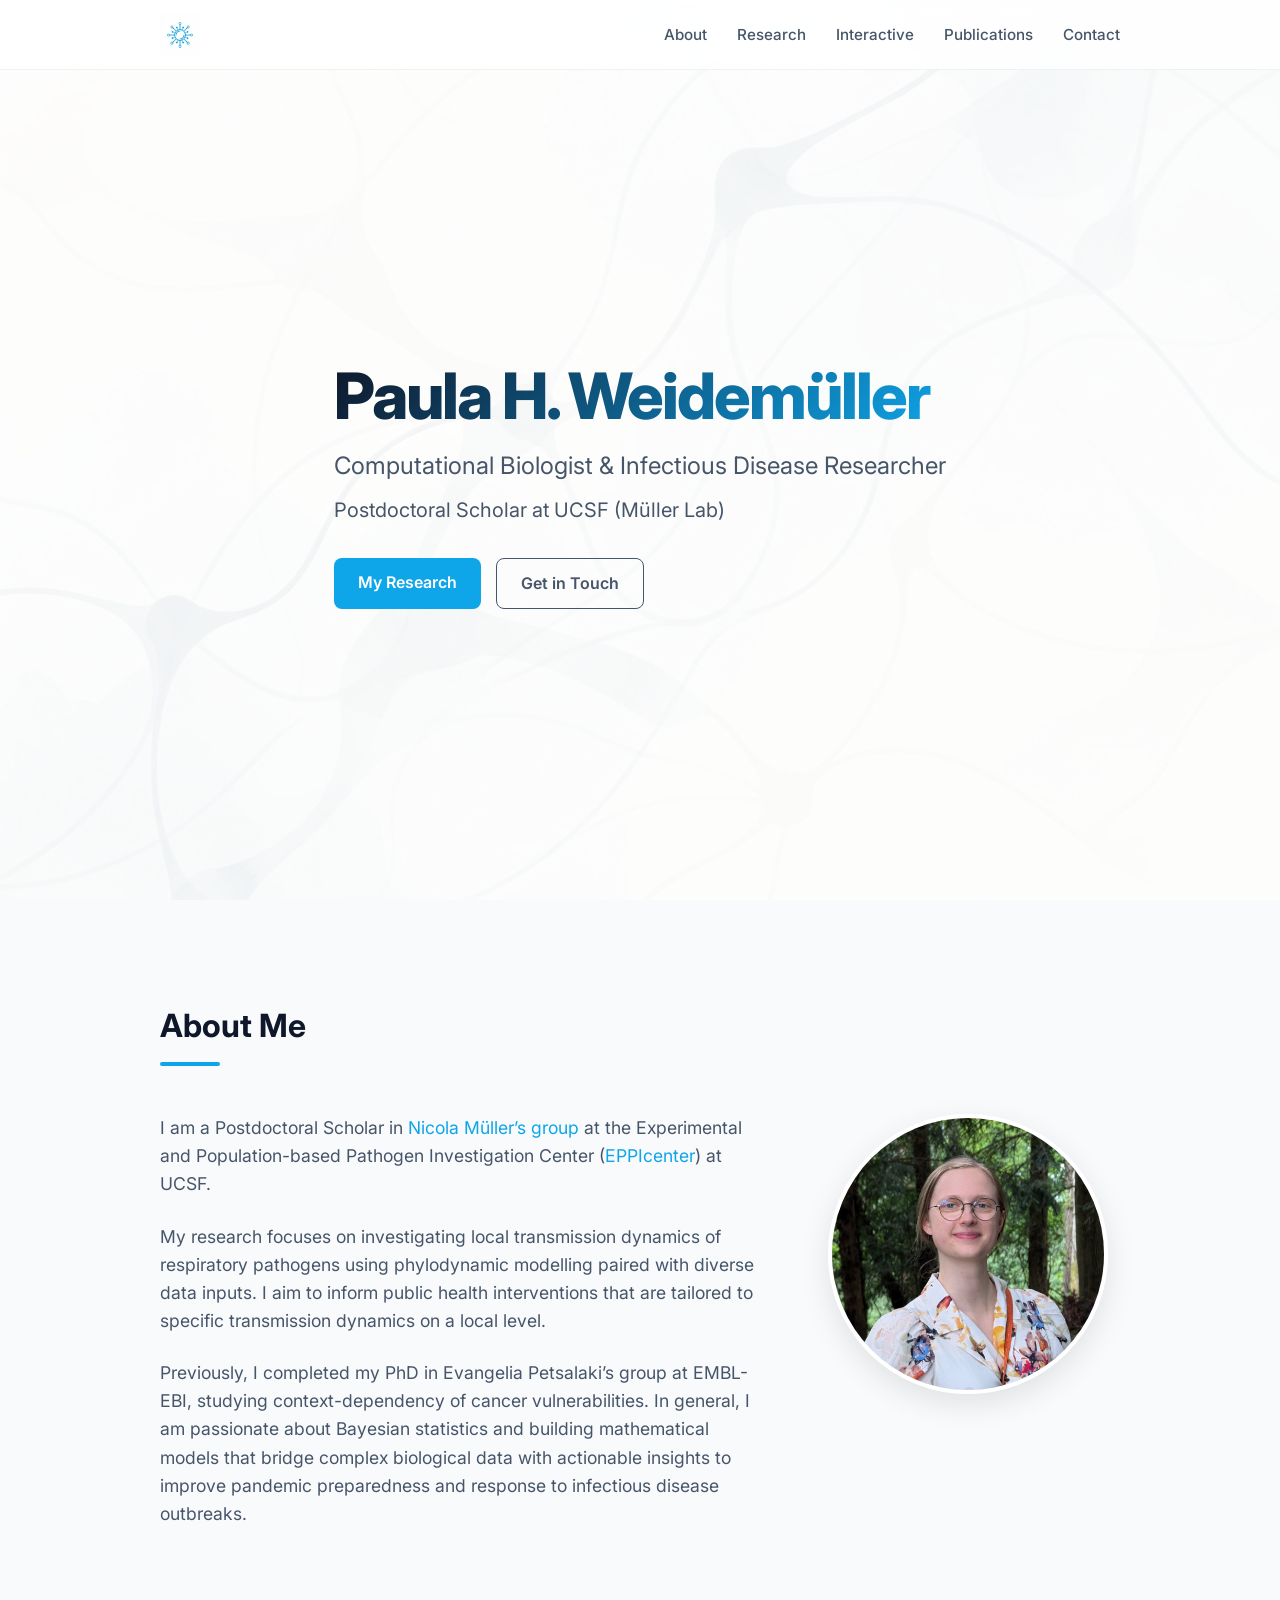
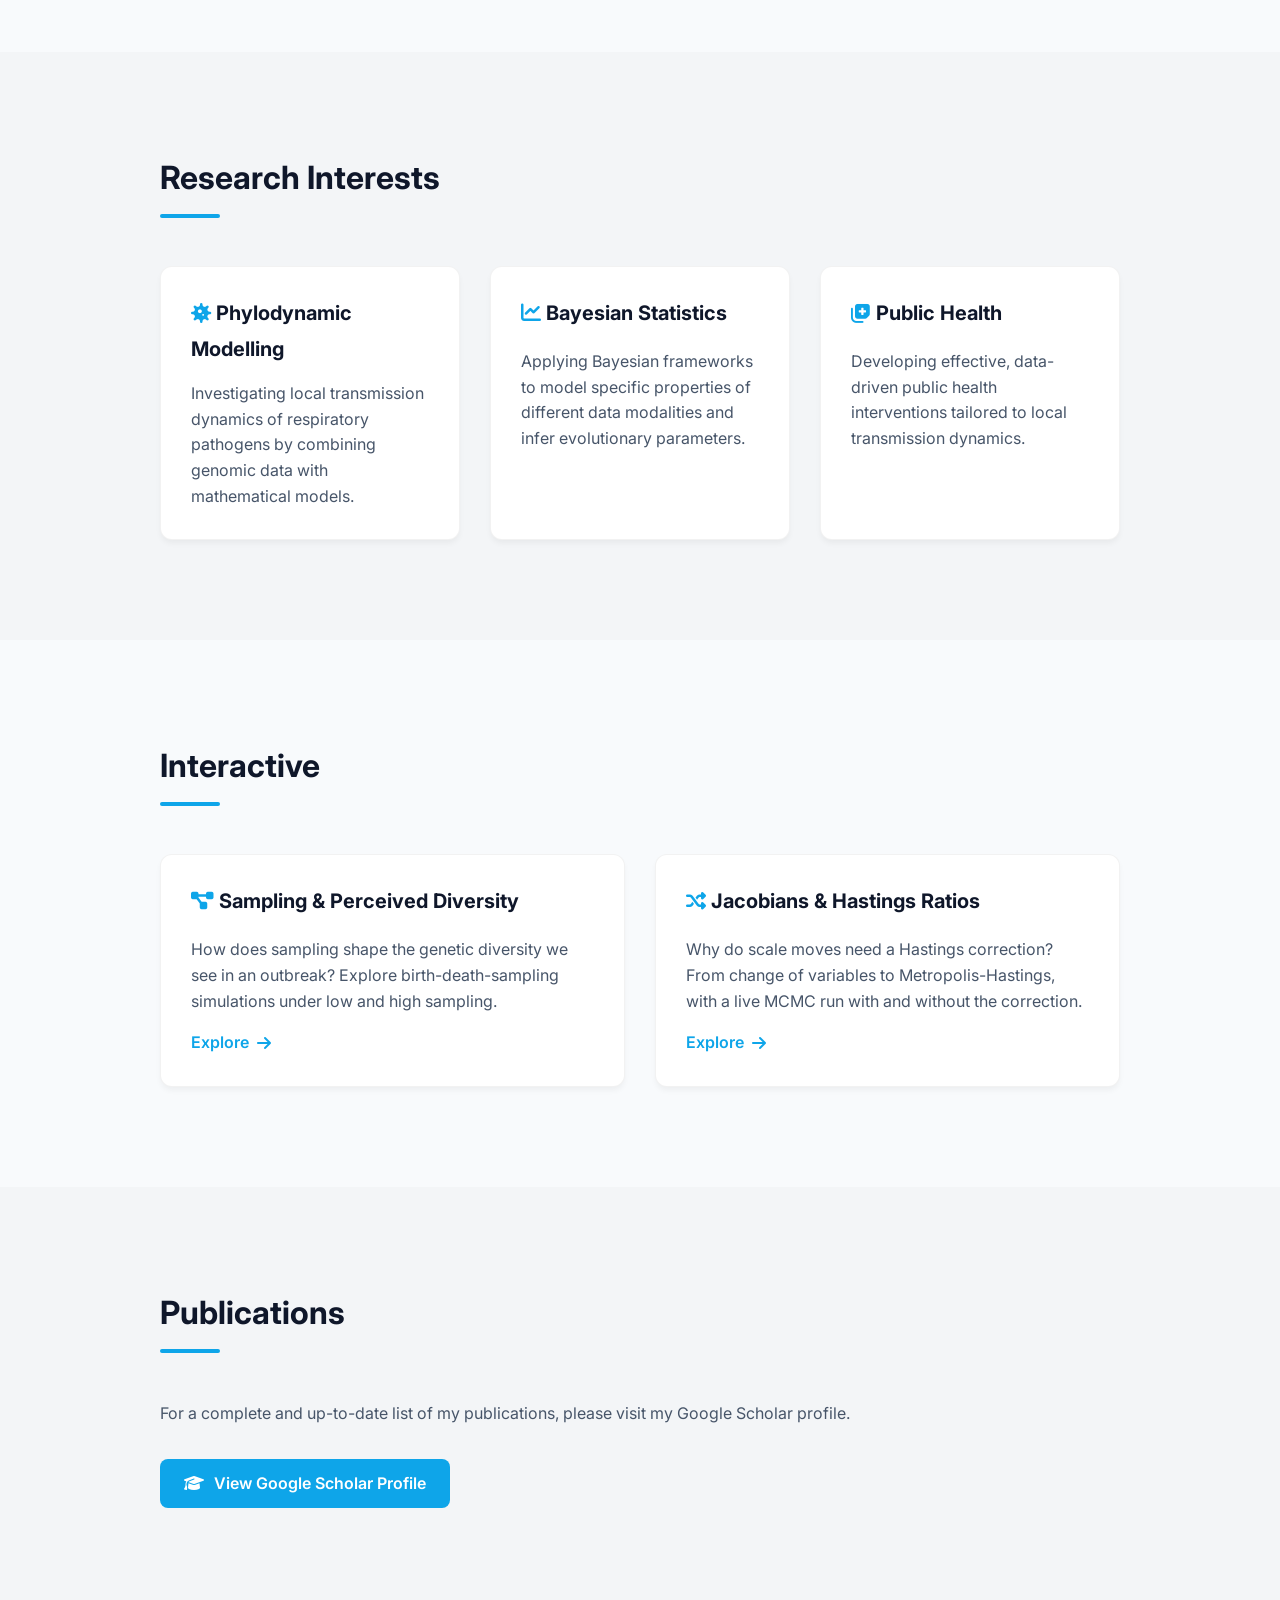
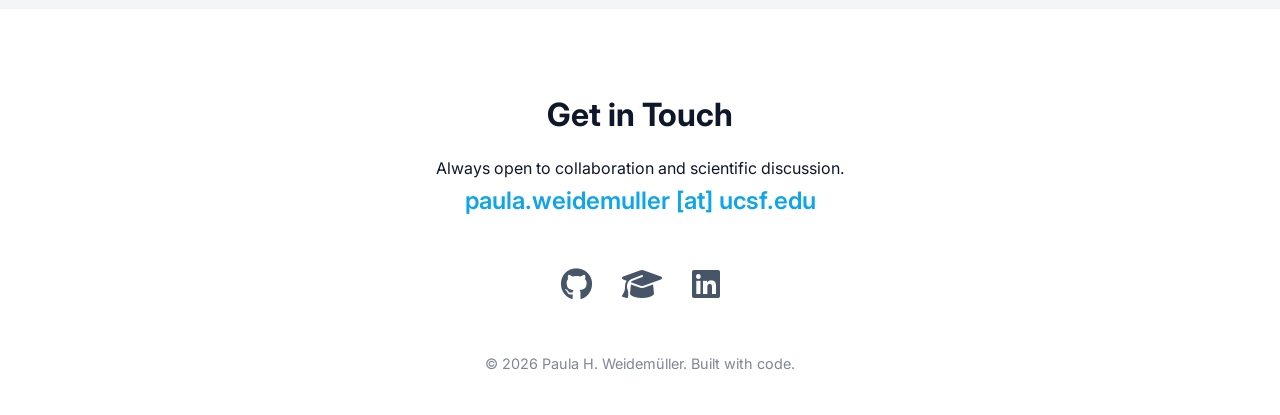
<file: index.html>
<!DOCTYPE html>
<html lang="en">

<head>
    <meta charset="UTF-8">
    <meta name="viewport" content="width=device-width, initial-scale=1.0">
    <title>P. Weidemueller | Infectious Disease Modeller</title>
    <meta name="description" content="Infectious disease researcher and computational biologist at UCSF.">

    <!-- Fonts -->
    <link rel="preconnect" href="https://fonts.googleapis.com">
    <link rel="preconnect" href="https://fonts.gstatic.com" crossorigin>
    <link href="https://fonts.googleapis.com/css2?family=Inter:wght@300;400;600;700&display=swap" rel="stylesheet">
    <!-- FontAwesome -->
    <link rel="stylesheet" href="https://cdnjs.cloudflare.com/ajax/libs/font-awesome/6.4.0/css/all.min.css">

    <!-- Styles -->
    <link rel="stylesheet" href="style.css">
</head>

<body>
    <nav class="navbar">
        <div class="container nav-content">
            <a href="#" class="logo">
                <img src="images/virus_logo.png" alt="Logo" class="logo-img">
            </a>
            <ul class="nav-links">
                <li><a href="#about">About</a></li>
                <li><a href="#research">Research</a></li>
                <li><a href="#interactive">Interactive</a></li>
                <li><a href="#publications">Publications</a></li>
                <li><a href="#contact">Contact</a></li>
            </ul>
        </div>
    </nav>

    <header class="hero">
        <div class="container hero-content">
            <h1 class="animate-fade-up">Paula H. Weidemüller</h1>
            <h2 class="animate-fade-up delay-1">Computational Biologist & Infectious Disease Researcher</h2>
            <p class="animate-fade-up delay-2">Postdoctoral Scholar at UCSF (Müller Lab)</p>
            <div class="hero-cta animate-fade-up delay-3">
                <a href="#research" class="btn btn-primary">My Research</a>
                <a href="#contact" class="btn btn-secondary">Get in Touch</a>
            </div>
        </div>
        <div class="hero-background"></div>
    </header>

    <section id="about" class="section">
        <div class="container">
            <h2 class="section-title">About Me</h2>
            <div class="about-grid">
                <div class="about-text">
                    <p>I am a Postdoctoral Scholar in <a href="https://muellerlab.io" target="_blank"
                            style="color:var(--primary-color);">Nicola Müller’s group</a> at the Experimental and
                        Population-based
                        Pathogen Investigation Center (<a href="https://eppicenter.ucsf.edu/" target="_blank"
                            style="color:var(--primary-color);">EPPIcenter</a>) at UCSF.</p>
                    <p>My research focuses on investigating local transmission dynamics of respiratory pathogens using
                        phylodynamic modelling paired with diverse data inputs. I aim to inform public health
                        interventions that are tailored to specific transmission dynamics on a local level.</p>
                    <p>Previously, I completed my PhD in Evangelia Petsalaki’s group at EMBL-EBI, studying
                        context-dependency of cancer vulnerabilities. In general, I am
                        passionate about Bayesian statistics and building mathematical models that bridge complex
                        biological data with actionable insights to improve pandemic preparedness and response to
                        infectious disease outbreaks.</p>
                </div>
                <!-- Profile Image -->
                <div class="about-image-wrapper">
                    <img src="images/avatar.jpg" alt="Paula H. Weidemüller" class="avatar-img">
                </div>
            </div>
        </div>
    </section>

    <section id="research" class="section bg-light">
        <div class="container">
            <h2 class="section-title">Research Interests</h2>
            <div class="cards-grid">
                <div class="card">
                    <h3><i class="fa-solid fa-virus" style="color: var(--primary-color); margin-bottom: 10px;"></i>
                        Phylodynamic Modelling</h3>
                    <p>Investigating local transmission dynamics of respiratory pathogens by combining genomic data with
                        mathematical models.</p>
                </div>
                <div class="card">
                    <h3><i class="fa-solid fa-chart-line" style="color: var(--primary-color); margin-bottom: 10px;"></i>
                        Bayesian Statistics</h3>
                    <p>Applying Bayesian frameworks to model specific properties of different data modalities and infer
                        evolutionary parameters.</p>
                </div>
                <div class="card">
                    <h3><i class="fa-solid fa-notes-medical"
                            style="color: var(--primary-color); margin-bottom: 10px;"></i> Public Health</h3>
                    <p>Developing effective, data-driven public health interventions tailored to local transmission
                        dynamics.</p>
                </div>
            </div>
        </div>
    </section>

    <section id="interactive" class="section">
        <div class="container">
            <h2 class="section-title">Interactive</h2>
            <div class="cards-grid">
                <a href="sampling-diversity/" class="card card-link">
                    <h3><i class="fa-solid fa-diagram-project"
                            style="color: var(--primary-color); margin-bottom: 10px;"></i>
                        Sampling &amp; Perceived Diversity</h3>
                    <p>How does sampling shape the genetic diversity we see in an outbreak? Explore
                        birth-death-sampling simulations under low and high sampling.</p>
                    <span class="card-link-cta">Explore <i class="fa-solid fa-arrow-right"></i></span>
                </a>
                <a href="hastings-jacobian/" class="card card-link">
                    <h3><i class="fa-solid fa-shuffle"
                            style="color: var(--primary-color); margin-bottom: 10px;"></i>
                        Jacobians &amp; Hastings Ratios</h3>
                    <p>Why do scale moves need a Hastings correction? From change of variables to
                        Metropolis-Hastings, with a live MCMC run with and without the correction.</p>
                    <span class="card-link-cta">Explore <i class="fa-solid fa-arrow-right"></i></span>
                </a>
            </div>
        </div>
    </section>

    <section id="publications" class="section bg-light">
        <div class="container">
            <h2 class="section-title">Publications</h2>
            <p style="margin-bottom: 2rem; color: var(--text-secondary);">For a complete and up-to-date list of my
                publications, please visit my Google Scholar profile.</p>

            <a href="https://scholar.google.com/citations?user=5kDLtscAAAAJ&hl=en" target="_blank"
                class="btn btn-primary" style="display: inline-flex; align-items: center; gap: 10px;">
                <i class="fa-solid fa-graduation-cap"></i> View Google Scholar Profile
            </a>
        </div>
    </section>

    <footer id="contact" class="footer">
        <div class="container footer-content">
            <div class="contact-info">
                <h2>Get in Touch</h2>
                <p>Always open to collaboration and scientific discussion.</p>
                <span class="email-text">paula.weidemuller [at] ucsf.edu</span>
            </div>
            <div class="social-links">
                <a href="https://github.com/Pweidemueller" target="_blank" aria-label="GitHub">
                    <i class="fa-brands fa-github fa-2x"></i>
                </a>
                <a href="https://scholar.google.com/citations?user=5kDLtscAAAAJ&hl=en" target="_blank"
                    aria-label="Google Scholar">
                    <i class="fa-solid fa-graduation-cap fa-2x"></i>
                </a>
                <a href="https://www.linkedin.com/in/paula-weidemüller-97807b187" target="_blank" aria-label="LinkedIn">
                    <i class="fa-brands fa-linkedin fa-2x"></i>
                </a>
            </div>
            <p class="copyright">&copy; 2026 Paula H. Weidemüller. Built with code.</p>
        </div>
    </footer>

    <script src="script.js"></script>
</body>

</html>
</file>
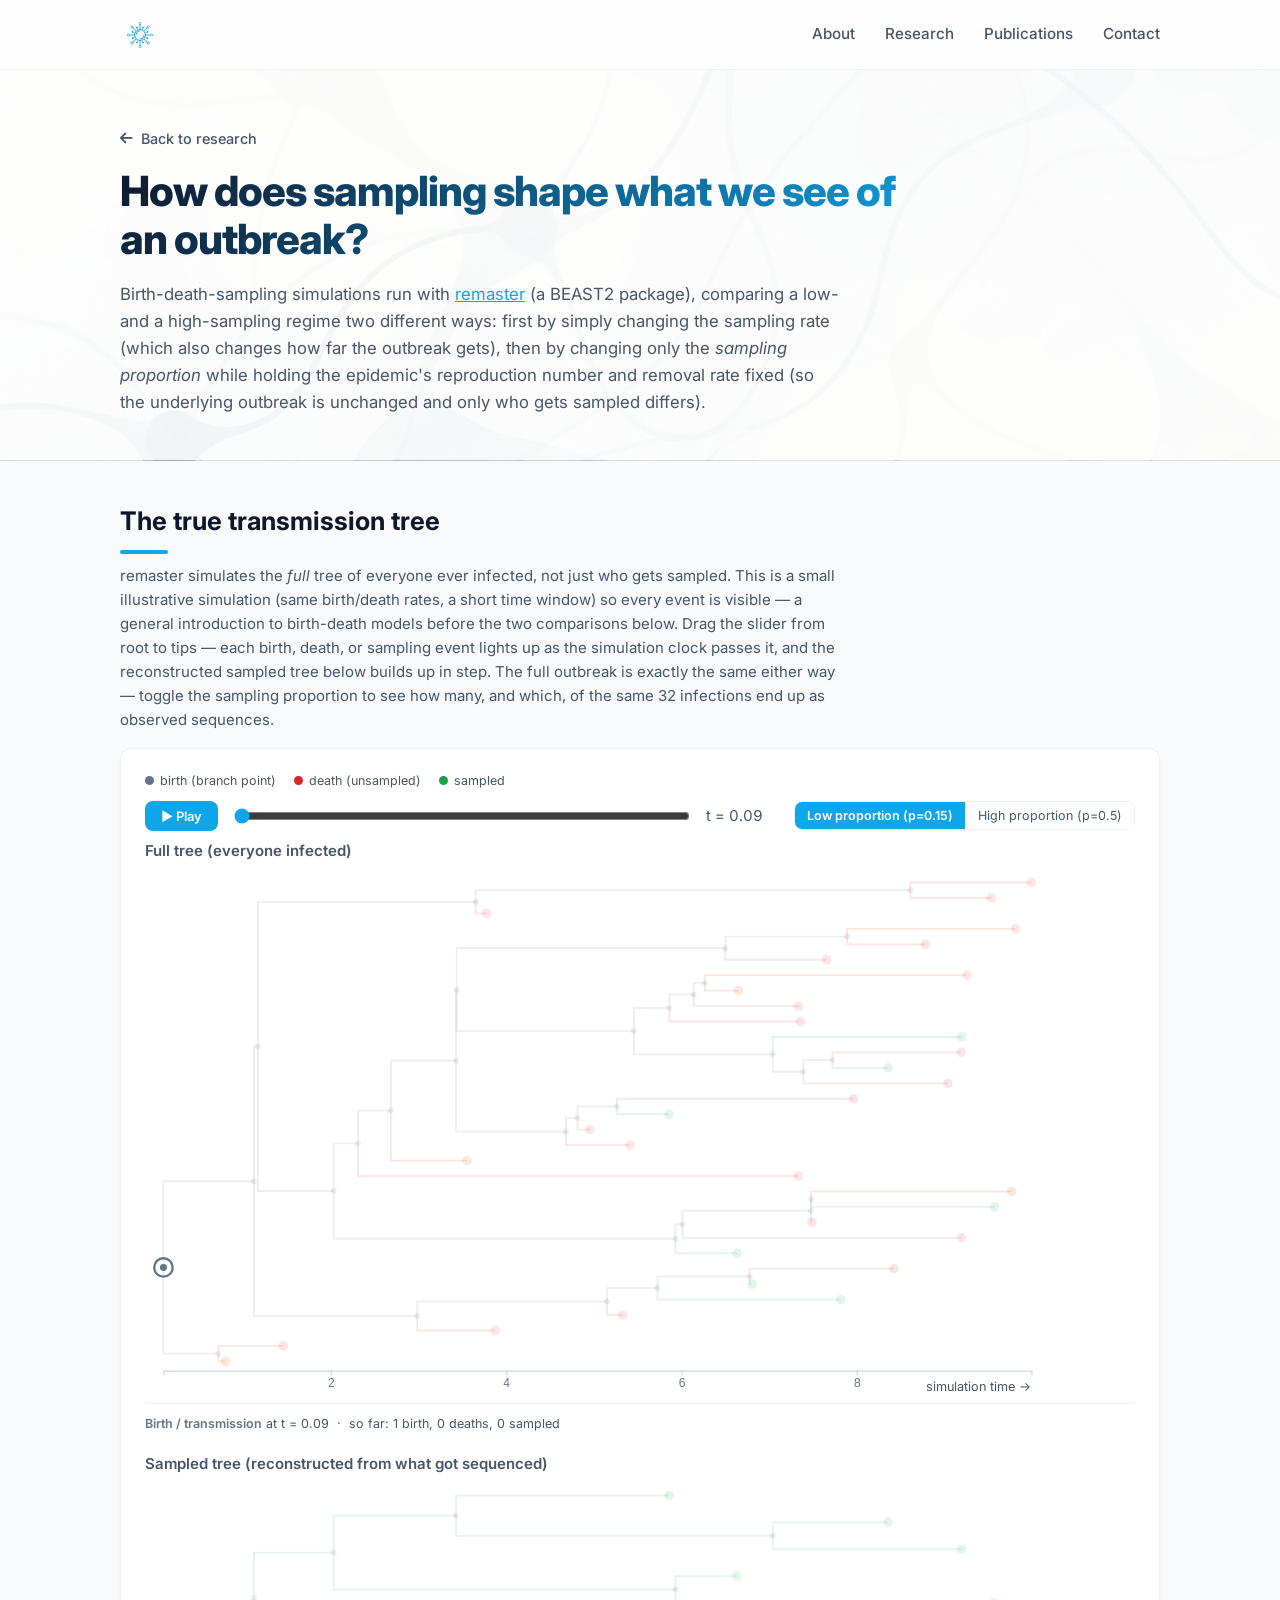
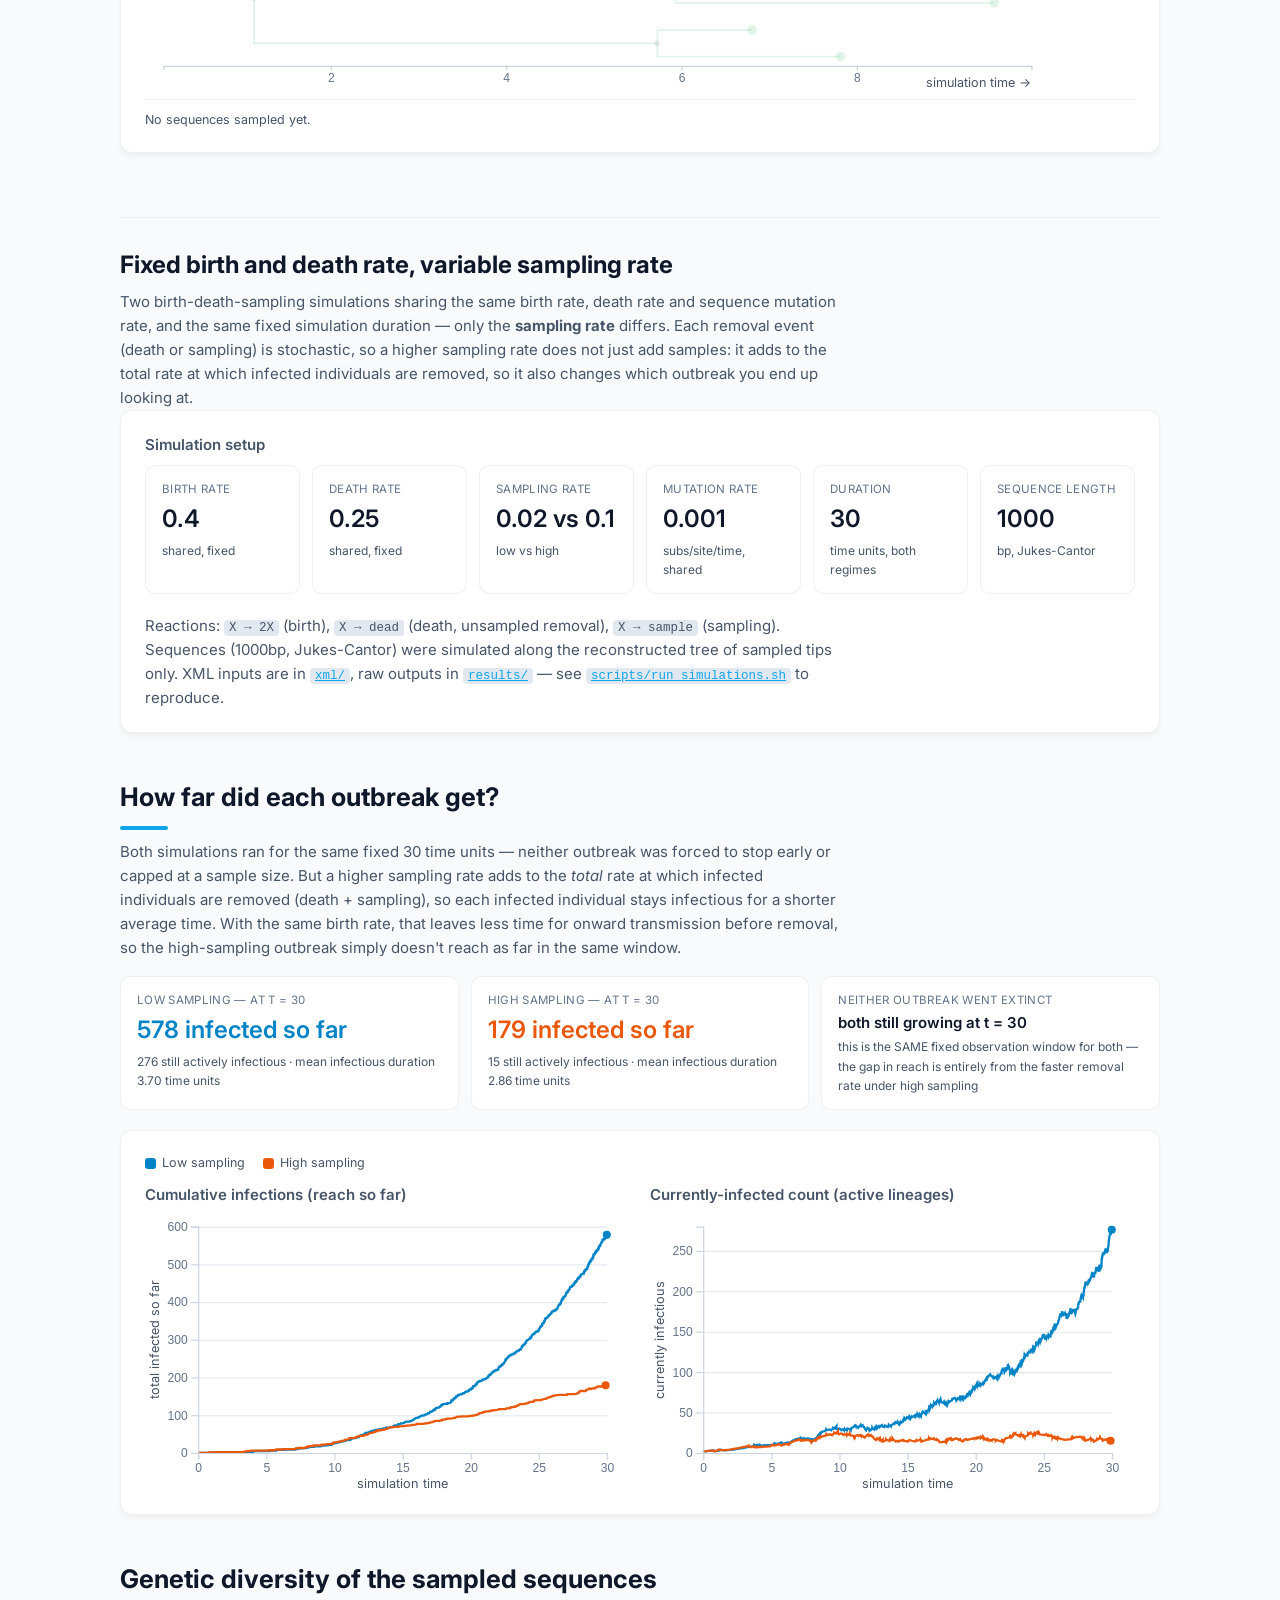
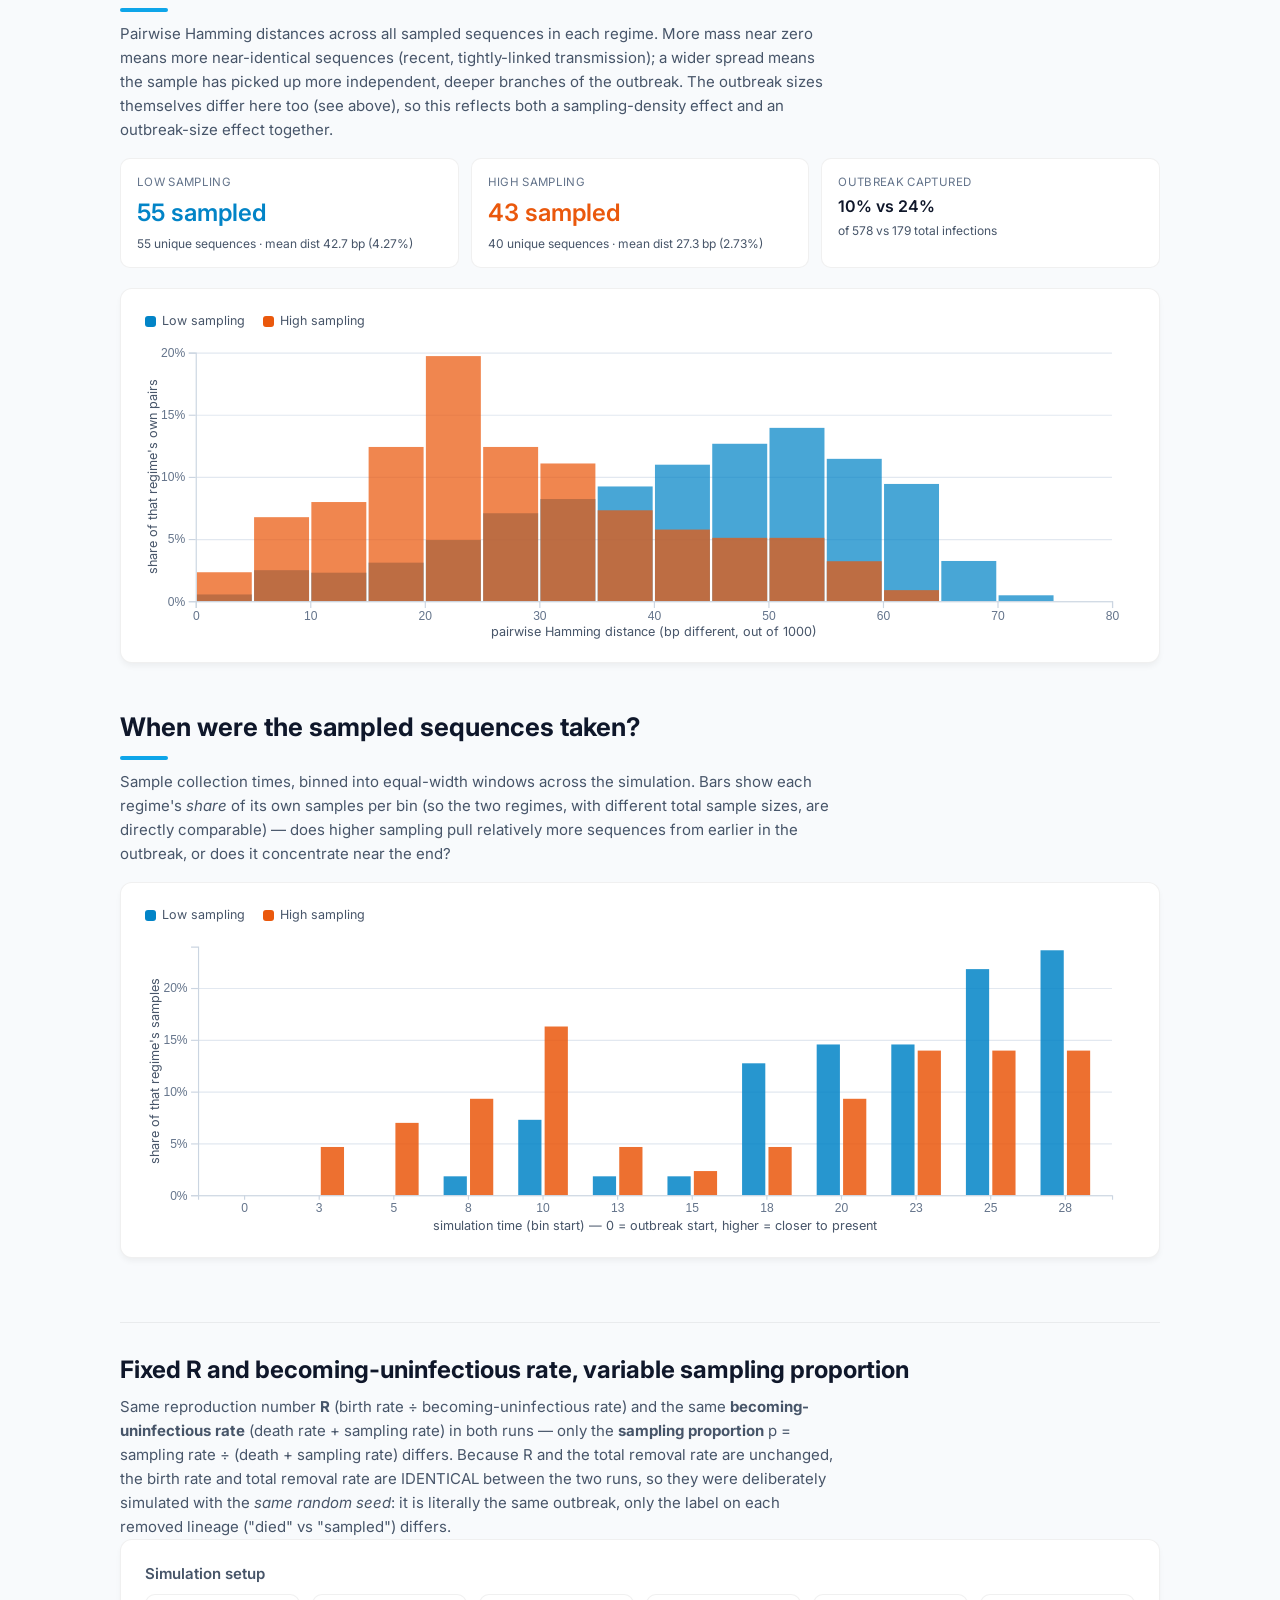
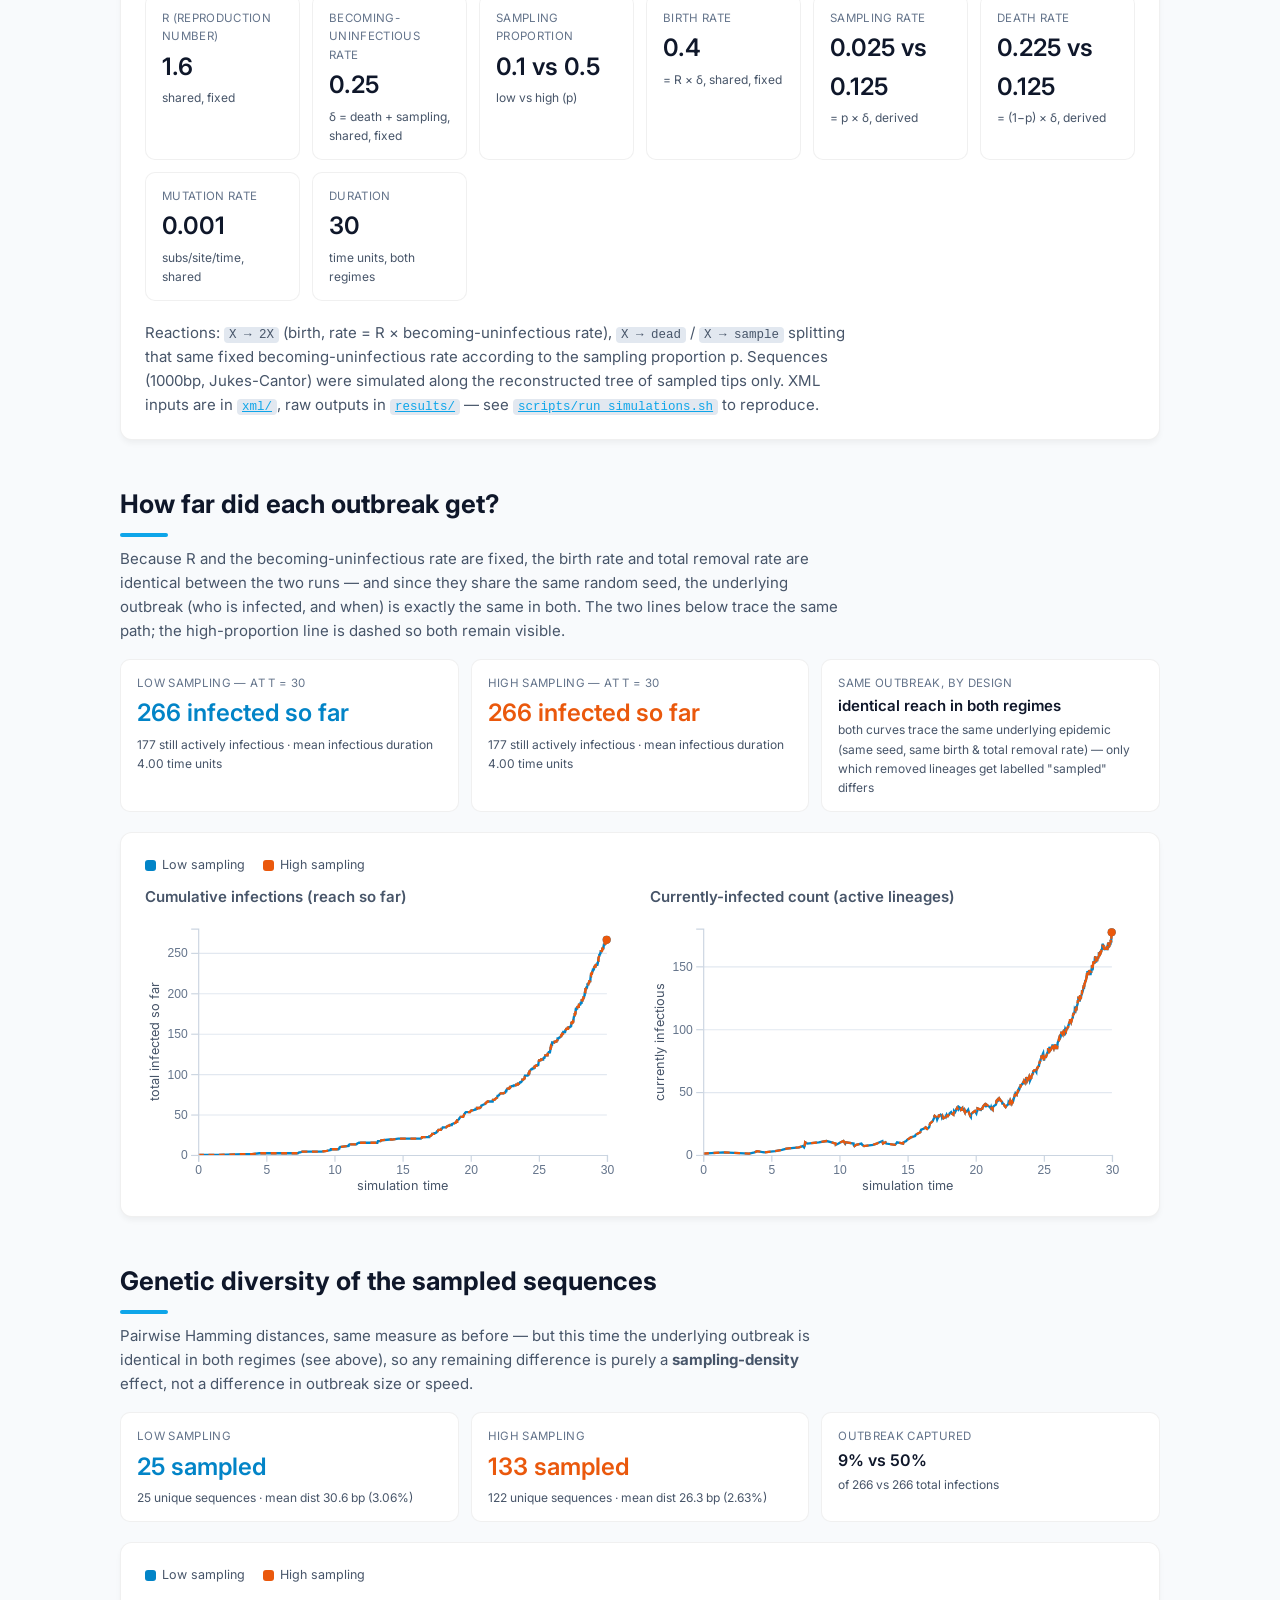
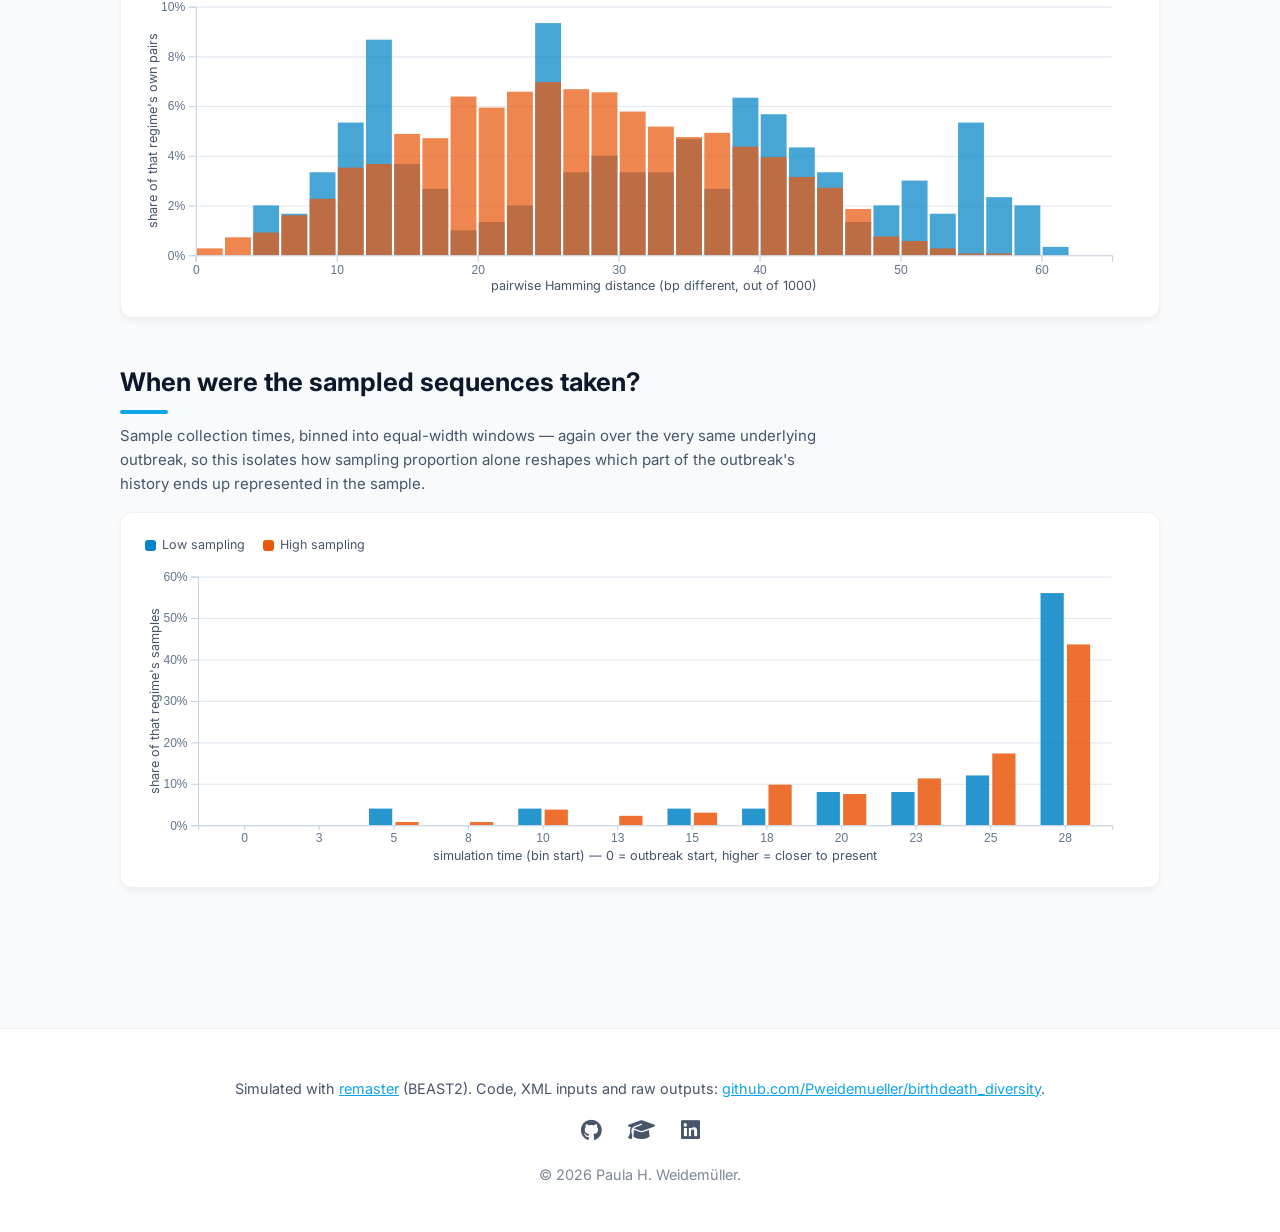
<file: sampling-diversity/index.html>
<!doctype html>
<html lang="en">

<head>
  <meta charset="utf-8">
  <meta name="viewport" content="width=device-width, initial-scale=1, viewport-fit=cover">
  <title>Sampling &amp; Diversity | P. Weidemueller</title>
  <meta name="description"
    content="Interactive birth-death-sampling simulations showing how sampling shapes the genetic diversity we observe in an outbreak.">
  <link rel="icon" href="../images/virus_logo.png">
  <link rel="preconnect" href="https://fonts.googleapis.com">
  <link rel="preconnect" href="https://fonts.gstatic.com" crossorigin>
  <link href="https://fonts.googleapis.com/css2?family=Inter:wght@300;400;600;700;800&display=swap" rel="stylesheet">
  <link rel="stylesheet" href="https://cdnjs.cloudflare.com/ajax/libs/font-awesome/6.4.0/css/all.min.css">
  <style>
    :root {
      color-scheme: light;
      padding-top: env(safe-area-inset-top, 0px);
      padding-bottom: env(safe-area-inset-bottom, 0px);
      --primary: #0ea5e9;
      --primary-hover: #0284c7;
      --page: #f8fafc;
      --surface: #ffffff;
      --text-primary: #0f172a;
      --text-secondary: #475569;
      --muted: #64748b;
      --grid: #e2e8f0;
      --axis: #cbd5e1;
      --border: rgba(0, 0, 0, 0.06);
      --nav-bg: rgba(255, 255, 255, 0.8);
      --hero-overlay: rgba(255, 255, 255, 0.85);
      --series-low: #0284c7;
      --series-high: #ea580c;
      --status-good: #16a34a;
      --status-critical: #dc2626;
      --birth: #64748b;
      --nav-height: 70px;
    }

    @media (prefers-color-scheme: dark) {
      :root:not([data-theme="light"]) {
        color-scheme: dark;
        --primary: #0ea5e9;
        --primary-hover: #38bdf8;
        --page: #0f172a;
        --surface: #1e293b;
        --text-primary: #f1f5f9;
        --text-secondary: #94a3b8;
        --muted: #64748b;
        --grid: #334155;
        --axis: #475569;
        --border: rgba(255, 255, 255, 0.06);
        --nav-bg: rgba(15, 23, 42, 0.8);
        --hero-overlay: rgba(15, 23, 42, 0.8);
        --series-low: #38bdf8;
        --series-high: #fb923c;
        --status-good: #22c55e;
        --status-critical: #f87171;
        --birth: #94a3b8;
      }
    }

    :root[data-theme="dark"] {
      color-scheme: dark;
      --primary: #0ea5e9;
      --primary-hover: #38bdf8;
      --page: #0f172a;
      --surface: #1e293b;
      --text-primary: #f1f5f9;
      --text-secondary: #94a3b8;
      --muted: #64748b;
      --grid: #334155;
      --axis: #475569;
      --border: rgba(255, 255, 255, 0.06);
      --nav-bg: rgba(15, 23, 42, 0.8);
      --hero-overlay: rgba(15, 23, 42, 0.8);
      --series-low: #38bdf8;
      --series-high: #fb923c;
      --status-good: #22c55e;
      --status-critical: #f87171;
      --birth: #94a3b8;
    }

    * {
      box-sizing: border-box;
    }

    body {
      margin: 0;
      background: var(--page);
      color: var(--text-primary);
      font-family: 'Inter', system-ui, -apple-system, sans-serif;
      font-size: 15px;
      line-height: 1.6;
      -webkit-font-smoothing: antialiased;
      padding-top: var(--nav-height);
    }

    img {
      max-width: 100%;
    }

    [hidden] {
      display: none !important;
    }

    .wrap {
      max-width: 1080px;
      margin: 0 auto;
      padding: 40px 20px 80px;
    }

    /* Navbar (mirrors the homepage) */
    .navbar {
      position: fixed;
      top: 0;
      width: 100%;
      height: var(--nav-height);
      background: var(--nav-bg);
      backdrop-filter: blur(10px);
      -webkit-backdrop-filter: blur(10px);
      border-bottom: 1px solid var(--border);
      z-index: 1000;
      display: flex;
      align-items: center;
    }

    .nav-content {
      max-width: 1080px;
      margin: 0 auto;
      padding: 0 20px;
      display: flex;
      justify-content: space-between;
      align-items: center;
      width: 100%;
    }

    .logo-img {
      height: 40px;
      width: auto;
      display: block;
    }

    .nav-links {
      display: flex;
      gap: 30px;
      list-style: none;
      margin: 0;
      padding: 0;
    }

    .nav-links a {
      font-size: 0.95rem;
      font-weight: 500;
      color: var(--text-secondary);
      text-decoration: none;
      transition: color 0.3s ease;
    }

    .nav-links a:hover {
      color: var(--primary);
    }

    @media (max-width: 768px) {
      .nav-links {
        display: none;
      }
    }

    /* Page header: a short version of the homepage hero */
    header.page-head {
      position: relative;
      background-image: url("../images/hero_bg.png");
      background-size: cover;
      background-position: center;
      border-bottom: 1px solid var(--border);
    }

    header.page-head::before {
      content: "";
      position: absolute;
      inset: 0;
      background: var(--hero-overlay);
    }

    .page-head-inner {
      position: relative;
      max-width: 1080px;
      margin: 0 auto;
      padding: 56px 20px 44px;
    }

    .back-link {
      display: inline-flex;
      align-items: center;
      gap: 8px;
      font-size: 0.9rem;
      font-weight: 500;
      color: var(--text-secondary);
      text-decoration: none;
      margin-bottom: 18px;
    }

    .back-link:hover {
      color: var(--primary);
    }

    header.page-head h1 {
      font-size: 2.6rem;
      font-weight: 800;
      letter-spacing: -1px;
      line-height: 1.15;
      margin: 0 0 18px;
      max-width: 820px;
      background: linear-gradient(135deg, var(--text-primary) 0%, var(--primary) 100%);
      -webkit-background-clip: text;
      background-clip: text;
      -webkit-text-fill-color: transparent;
    }

    header.page-head .lede {
      font-size: 1.05rem;
      margin: 0;
    }

    @media (max-width: 768px) {
      header.page-head h1 {
        font-size: 1.9rem;
      }
    }

    h1 {
      font-size: 26px;
      margin: 0 0 8px;
    }

    h2 {
      font-size: 1.6rem;
      font-weight: 700;
      margin: 0 0 10px;
      position: relative;
      padding-bottom: 12px;
    }

    /* Accent bar under section titles, as on the homepage */
    h2::after {
      content: "";
      position: absolute;
      bottom: 0;
      left: 0;
      width: 48px;
      height: 4px;
      background-color: var(--primary);
      border-radius: 2px;
    }

    h3 {
      font-size: 15px;
      margin: 0 0 8px;
      color: var(--text-secondary);
      font-weight: 600;
    }

    .lede {
      color: var(--text-secondary);
      max-width: 720px;
    }

    .lede code,
    .callout code {
      background: var(--grid);
      padding: 1px 5px;
      border-radius: 4px;
      font-size: 12.5px;
    }

    section {
      margin-top: 44px;
    }

    .section-head {
      margin-bottom: 16px;
    }

    .section-head p {
      color: var(--text-secondary);
      max-width: 720px;
      margin: 4px 0 0;
    }

    .card {
      background: var(--surface);
      border: 1px solid var(--border);
      border-radius: 12px;
      padding: 22px 24px;
      box-shadow: 0 4px 6px -1px rgba(0, 0, 0, 0.05);
    }

    .stat-row {
      display: grid;
      grid-template-columns: repeat(auto-fit, minmax(150px, 1fr));
      gap: 12px;
      margin-bottom: 20px;
    }

    .stat-tile {
      background: var(--surface);
      border: 1px solid var(--border);
      border-radius: 10px;
      padding: 14px 16px;
    }

    .stat-tile .label {
      color: var(--muted);
      font-size: 11.5px;
      text-transform: uppercase;
      letter-spacing: .03em;
    }

    .stat-tile .value {
      font-size: 24px;
      font-weight: 600;
      margin-top: 2px;
    }

    .stat-tile .sub {
      color: var(--text-secondary);
      font-size: 12px;
      margin-top: 2px;
    }

    .stat-tile.low .value {
      color: var(--series-low);
    }

    .stat-tile.high .value {
      color: var(--series-high);
    }

    .legend {
      display: flex;
      gap: 18px;
      flex-wrap: wrap;
      margin-bottom: 10px;
      font-size: 12.5px;
      color: var(--text-secondary);
    }

    .legend .item {
      display: flex;
      align-items: center;
      gap: 6px;
    }

    .legend .swatch {
      width: 11px;
      height: 11px;
      border-radius: 3px;
      display: inline-block;
    }

    .legend .dot {
      width: 9px;
      height: 9px;
      border-radius: 50%;
      display: inline-block;
    }

    .grid-2 {
      display: grid;
      grid-template-columns: 1fr 1fr;
      gap: 20px;
    }

    @media (max-width: 720px) {
      .grid-2 {
        grid-template-columns: 1fr;
      }
    }

    svg text {
      fill: var(--text-secondary);
      font-family: inherit;
    }

    .axis path,
    .axis line {
      stroke: var(--axis);
    }

    .gridline line {
      stroke: var(--grid);
      stroke-width: 1;
    }

    .tick-label {
      fill: var(--muted);
      font-size: 10.5px;
    }

    .axis-label {
      fill: var(--text-secondary);
      font-size: 11px;
    }

    .tree-controls {
      display: flex;
      align-items: center;
      gap: 14px;
      margin-bottom: 8px;
      flex-wrap: wrap;
    }

    .tree-controls input[type=range] {
      flex: 1 1 260px;
      min-width: 180px;
    }

    .tree-controls .t-readout {
      font-variant-numeric: tabular-nums;
      color: var(--text-secondary);
      min-width: 74px;
    }

    .play-btn {
      border: none;
      background: var(--primary);
      color: #ffffff;
      border-radius: 8px;
      padding: 7px 16px;
      cursor: pointer;
      font-family: inherit;
      font-size: 13px;
      font-weight: 600;
      transition: background-color 0.2s ease;
    }

    .play-btn:hover {
      background: var(--primary-hover);
    }

    input[type=range] {
      accent-color: var(--primary);
    }

    .toggle-group {
      display: inline-flex;
      border: 1px solid var(--border);
      border-radius: 8px;
      overflow: hidden;
      margin-left: auto;
    }

    .toggle-btn {
      border: none;
      background: var(--surface);
      color: var(--text-secondary);
      padding: 6px 12px;
      cursor: pointer;
      font-family: inherit;
      font-size: 12.5px;
      border-left: 1px solid var(--border);
    }

    .toggle-btn:first-child {
      border-left: none;
    }

    .toggle-btn:hover {
      background: var(--grid);
    }

    .toggle-btn.active {
      background: var(--primary);
      color: #ffffff;
      font-weight: 600;
    }

    .event-log {
      margin-top: 12px;
      font-size: 12.5px;
      color: var(--text-secondary);
      border-top: 1px solid var(--border);
      padding-top: 10px;
      min-height: 20px;
    }

    .event-log .tag {
      font-weight: 600;
    }

    .event-log .tag.birth {
      color: var(--birth);
    }

    .event-log .tag.sample {
      color: var(--status-good);
    }

    .event-log .tag.dead {
      color: var(--status-critical);
    }

    .tooltip {
      position: fixed;
      pointer-events: none;
      z-index: 50;
      background: var(--text-primary);
      color: var(--page);
      padding: 6px 9px;
      border-radius: 6px;
      font-size: 12px;
      line-height: 1.4;
      opacity: 0;
      transition: opacity .1s;
      max-width: 240px;
    }

    footer {
      margin-top: 60px;
      padding: 48px 20px 40px;
      background: var(--surface);
      border-top: 1px solid var(--border);
      text-align: center;
      color: var(--text-secondary);
      font-size: 0.9rem;
    }

    footer p {
      margin: 0 0 6px;
    }

    footer .social-links {
      display: flex;
      justify-content: center;
      gap: 26px;
      margin: 18px 0 22px;
    }

    footer .social-links a {
      color: var(--text-secondary);
    }

    footer .social-links a:hover {
      color: var(--primary);
    }

    footer .copyright {
      opacity: 0.7;
    }

    a {
      color: var(--primary);
    }

    .mega-heading {
      margin-top: 64px;
      padding-top: 28px;
      border-top: 1px solid var(--border);
    }

    .mega-heading h1 {
      font-size: 24px;
      margin: 0 0 6px;
    }

    .mega-heading .lede {
      margin: 0;
    }

    section:first-of-type {
      margin-top: 0;
    }
  </style>
</head>

<body>

  <nav class="navbar">
    <div class="nav-content">
      <a href="../" class="logo">
        <img src="../images/virus_logo.png" alt="Home" class="logo-img">
      </a>
      <ul class="nav-links">
        <li><a href="../#about">About</a></li>
        <li><a href="../#research">Research</a></li>
        <li><a href="../#publications">Publications</a></li>
        <li><a href="../#contact">Contact</a></li>
      </ul>
    </div>
  </nav>

  <header class="page-head">
    <div class="page-head-inner">
      <a href="../#research" class="back-link"><i class="fa-solid fa-arrow-left"></i> Back to research</a>
      <h1>How does sampling shape what we see of an outbreak?</h1>
      <p class="lede">
        Birth-death-sampling simulations run with <a href="https://tgvaughan.github.io/remaster/" target="_blank"
          rel="noopener">remaster</a> (a BEAST2 package), comparing a low- and a high-sampling regime two different
        ways: first by simply changing the sampling rate (which also changes how far the outbreak gets), then by
        changing only the <em>sampling proportion</em> while holding the epidemic's reproduction number and removal
        rate fixed (so the underlying outbreak is unchanged and only who gets sampled differs).
      </p>
    </div>
  </header>

  <div class="wrap">

    <section id="tree-demo">
      <div class="section-head">
        <h2>The true transmission tree</h2>
        <p>
          remaster simulates the <em>full</em> tree of everyone ever infected, not just who gets sampled.
          This is a small illustrative simulation (same birth/death rates, a short time window) so every event is
          visible &mdash; a general introduction to birth-death models before the two comparisons below. Drag the
          slider from root to tips &mdash; each birth, death, or sampling event lights up as the simulation clock
          passes it, and the reconstructed sampled tree below builds up in step. The full outbreak is exactly the
          same either way &mdash; toggle the sampling proportion to see how many, and which, of the same 32
          infections end up as observed sequences.
        </p>
      </div>
      <div class="card">
        <div class="legend">
          <span class="item"><span class="dot" style="background:var(--birth)"></span> birth (branch point)</span>
          <span class="item"><span class="dot" style="background:var(--status-critical)"></span> death
            (unsampled)</span>
          <span class="item"><span class="dot" style="background:var(--status-good)"></span> sampled</span>
        </div>
        <div class="tree-controls">
          <button class="play-btn" id="tree-play">&#9654; Play</button>
          <input type="range" id="tree-slider" min="0" max="1" step="0.001" value="0">
          <span class="t-readout" id="tree-t-readout">t = 0.00</span>
          <span class="toggle-group" id="proportion-toggle">
            <button class="toggle-btn active" data-proportion="low">Low proportion (p=0.15)</button>
            <button class="toggle-btn" data-proportion="high">High proportion (p=0.5)</button>
          </span>
        </div>
        <h3 style="margin-top:6px">Full tree (everyone infected)</h3>
        <div id="tree-viz"></div>
        <div class="event-log" id="tree-event-log">Move the slider to begin.</div>
        <h3 style="margin-top:18px">Sampled tree (reconstructed from what got sequenced)</h3>
        <div id="sampled-tree-viz"></div>
        <div class="event-log" id="sampled-tree-event-log">No sequences sampled yet.</div>
      </div>
    </section>

    <div id="experiment-rate"></div>
    <div id="experiment-proportion"></div>

  </div>

  <footer>
    <p>Simulated with <a href="https://tgvaughan.github.io/remaster/" target="_blank" rel="noopener">remaster</a>
      (BEAST2). Code, XML inputs and raw outputs:
      <a href="https://github.com/Pweidemueller/birthdeath_diversity" target="_blank" rel="noopener">github.com/Pweidemueller/birthdeath_diversity</a>.</p>
    <div class="social-links">
      <a href="https://github.com/Pweidemueller" target="_blank" aria-label="GitHub">
        <i class="fa-brands fa-github fa-xl"></i>
      </a>
      <a href="https://scholar.google.com/citations?user=5kDLtscAAAAJ&hl=en" target="_blank"
        aria-label="Google Scholar">
        <i class="fa-solid fa-graduation-cap fa-xl"></i>
      </a>
      <a href="https://www.linkedin.com/in/paula-weidemüller-97807b187" target="_blank" aria-label="LinkedIn">
        <i class="fa-brands fa-linkedin fa-xl"></i>
      </a>
    </div>
    <p class="copyright">&copy; 2026 Paula H. Weidemüller.</p>
  </footer>

  <div class="tooltip" id="tooltip"></div>

  <script src="vendor/d3.v7.min.js"></script>
  <script src="data/regimes.js"></script>
  <script src="data/demo_tree.js"></script>
  <script src="app.js"></script>
</body>

</html>
</file>
<file: style.css>
/* Reset & Base variables */
:root {
    --primary-color: #0ea5e9;
    /* Scientific Blue */
    --secondary-color: #64748b;
    /* Slate */
    --accent-color: #38bdf8;
    --background-color: #f8fafc;
    --surface-color: #ffffff;
    --text-primary: #0f172a;
    --text-secondary: #475569;
    --nav-height: 70px;
    --max-width: 1000px;

    --font-main: 'Inter', system-ui, -apple-system, sans-serif;

    --transition: all 0.3s ease;
}

/* Dark Mode Support (Basic) */
@media (prefers-color-scheme: dark) {
    :root {
        --background-color: #0f172a;
        --surface-color: #1e293b;
        --text-primary: #f1f5f9;
        --text-secondary: #94a3b8;
    }
}

* {
    margin: 0;
    padding: 0;
    box-sizing: border-box;
}

html {
    scroll-behavior: smooth;
    font-size: 16px;
}

body {
    font-family: var(--font-main);
    background-color: var(--background-color);
    color: var(--text-primary);
    line-height: 1.6;
    -webkit-font-smoothing: antialiased;
}

a {
    text-decoration: none;
    color: inherit;
    transition: var(--transition);
}

ul {
    list-style: none;
}

.container {
    max-width: var(--max-width);
    margin: 0 auto;
    padding: 0 20px;
}

/* Navbar */
.navbar {
    position: fixed;
    top: 0;
    width: 100%;
    height: var(--nav-height);
    background: rgba(255, 255, 255, 0.8);
    backdrop-filter: blur(10px);
    -webkit-backdrop-filter: blur(10px);
    border-bottom: 1px solid rgba(0, 0, 0, 0.05);
    z-index: 1000;
    display: flex;
    align-items: center;
}

@media (prefers-color-scheme: dark) {
    .navbar {
        background: rgba(15, 23, 42, 0.8);
        border-bottom: 1px solid rgba(255, 255, 255, 0.05);
    }
}

.nav-content {
    display: flex;
    justify-content: space-between;
    align-items: center;
    width: 100%;
}

.logo-img {
    height: 40px;
    width: auto;
    display: block;
}

.nav-links {
    display: flex;
    gap: 30px;
}

.nav-links a {
    font-size: 0.95rem;
    font-weight: 500;
    color: var(--text-secondary);
}

.nav-links a:hover {
    color: var(--primary-color);
}

/* Hero Section */
.hero {
    height: 100vh;
    display: flex;
    align-items: center;
    position: relative;
    padding-top: var(--nav-height);
    background-image: url('images/hero_bg.png');
    background-size: cover;
    background-position: center;
    background-repeat: no-repeat;
}

.hero::before {
    content: '';
    position: absolute;
    top: 0;
    left: 0;
    right: 0;
    bottom: 0;
    background: rgba(255, 255, 255, 0.85);
    /* Light overlay for readability */
    z-index: 0;
}

@media (prefers-color-scheme: dark) {
    .hero::before {
        background: rgba(15, 23, 42, 0.8);
        /* Dark overlay for dark mode */
    }
}

.hero-content {
    z-index: 1;
    max-width: 800px;
}

.hero h1 {
    font-size: 4rem;
    font-weight: 800;
    letter-spacing: -2px;
    line-height: 1.1;
    margin-bottom: 1rem;
    background: linear-gradient(135deg, var(--text-primary) 0%, var(--primary-color) 100%);
    -webkit-background-clip: text;
    background-clip: text;
    -webkit-text-fill-color: transparent;
}

.hero h2 {
    font-size: 1.5rem;
    font-weight: 400;
    color: var(--text-secondary);
    margin-bottom: 0.5rem;
}

.hero p {
    font-size: 1.25rem;
    color: var(--text-secondary);
    margin-bottom: 2rem;
}

.hero-cta {
    display: flex;
    gap: 15px;
}

.btn {
    padding: 12px 24px;
    border-radius: 8px;
    font-weight: 600;
    font-size: 1rem;
    display: inline-block;
}

.btn-primary {
    background-color: var(--primary-color);
    color: white;
}

.btn-primary:hover {
    background-color: #0284c7;
    transform: translateY(-2px);
}

.btn-secondary {
    background-color: transparent;
    border: 1px solid var(--text-secondary);
    color: var(--text-secondary);
}

.btn-secondary:hover {
    border-color: var(--text-primary);
    color: var(--text-primary);
    transform: translateY(-2px);
}

/* Sections */
.section {
    padding: 100px 0;
}

.bg-light {
    background-color: rgba(0, 0, 0, 0.02);
}

@media (prefers-color-scheme: dark) {
    .bg-light {
        background-color: rgba(255, 255, 255, 0.02);
    }
}

.section-title {
    font-size: 2rem;
    font-weight: 700;
    margin-bottom: 3rem;
    position: relative;
    padding-bottom: 15px;
}

.section-title::after {
    content: '';
    position: absolute;
    bottom: 0;
    left: 0;
    width: 60px;
    height: 4px;
    background-color: var(--primary-color);
    border-radius: 2px;
}

/* About Grid */
.about-grid {
    display: grid;
    grid-template-columns: 2fr 1fr;
    gap: 50px;
    align-items: start;
}

.about-text p {
    margin-bottom: 1.5rem;
    color: var(--text-secondary);
    font-size: 1.1rem;
}

.about-image-wrapper {
    display: flex;
    justify-content: center;
}

.avatar-img {
    width: 280px;
    height: 280px;
    object-fit: cover;
    border-radius: 50%;
    box-shadow: 0 10px 30px rgba(0, 0, 0, 0.1);
    border: 4px solid var(--surface-color);
    transition: var(--transition);
}

.avatar-img:hover {
    transform: scale(1.02);
}

/* Cards Grid (Research) */
.cards-grid {
    display: grid;
    grid-template-columns: repeat(auto-fit, minmax(300px, 1fr));
    gap: 30px;
}

.card {
    background-color: var(--surface-color);
    padding: 30px;
    border-radius: 12px;
    box-shadow: 0 4px 6px -1px rgba(0, 0, 0, 0.05);
    transition: var(--transition);
    border: 1px solid rgba(0, 0, 0, 0.05);
}

@media (prefers-color-scheme: dark) {
    .card {
        border: 1px solid rgba(255, 255, 255, 0.05);
        box-shadow: 0 4px 6px -1px rgba(0, 0, 0, 0.2);
    }
}

.card:hover {
    transform: translateY(-5px);
    box-shadow: 0 20px 25px -5px rgba(0, 0, 0, 0.05);
}

.card h3 {
    margin-bottom: 1rem;
    font-size: 1.25rem;
    color: var(--text-primary);
}

.card p {
    color: var(--text-secondary);
}

.card-link {
    display: block;
}

.card-link-cta {
    display: inline-flex;
    align-items: center;
    gap: 8px;
    margin-top: 1rem;
    font-weight: 600;
    color: var(--primary-color);
}

.card-link:hover .card-link-cta {
    gap: 12px;
}

/* Publications */
.publication-list {
    display: flex;
    flex-direction: column;
    gap: 30px;
}

.publication-item {
    display: flex;
    gap: 20px;
}

.pub-year {
    font-weight: 700;
    color: var(--primary-color);
    min-width: 50px;
}

.pub-details {
    color: var(--text-secondary);
}

.pub-details strong {
    color: var(--text-primary);
    display: block;
    margin-bottom: 4px;
}

.pub-link {
    color: var(--primary-color);
    font-size: 0.9rem;
    margin-left: 10px;
    font-weight: 500;
}

/* Footer */
.footer {
    padding: 80px 0 40px;
    background-color: var(--surface-color);
    border-top: 1px solid rgba(0, 0, 0, 0.05);
}

@media (prefers-color-scheme: dark) {
    .footer {
        border-top: 1px solid rgba(255, 255, 255, 0.05);
    }
}

.footer-content {
    text-align: center;
}

.contact-info {
    margin-bottom: 3rem;
}

.contact-info h2 {
    font-size: 2rem;
    margin-bottom: 1rem;
}

.email-link,
.email-text {
    font-size: 1.5rem;
    font-weight: 600;
    color: var(--primary-color);
}

.social-links {
    display: flex;
    justify-content: center;
    gap: 30px;
    margin-bottom: 3rem;
}

.social-links a {
    color: var(--text-secondary);
    font-weight: 500;
}

.social-links a:hover {
    color: var(--primary-color);
}

.copyright {
    color: var(--text-secondary);
    font-size: 0.9rem;
    opacity: 0.7;
}

/* Animations */
.animate-fade-up {
    opacity: 0;
    animation: fadeUp 0.8s ease forwards;
}

.delay-1 {
    animation-delay: 0.2s;
}

.delay-2 {
    animation-delay: 0.4s;
}

.delay-3 {
    animation-delay: 0.6s;
}

@keyframes fadeUp {
    from {
        opacity: 0;
        transform: translateY(20px);
    }

    to {
        opacity: 1;
        transform: translateY(0);
    }
}

/* Mobile Responsive */
@media (max-width: 768px) {
    .hero h1 {
        font-size: 2.5rem;
    }

    .nav-links {
        display: none;
        /* Simple mobile hide for now */
    }

    .about-grid {
        grid-template-columns: 1fr;
    }

    .avatar-circle {
        width: 150px;
        height: 150px;
        font-size: 2rem;
    }
}
</file>
